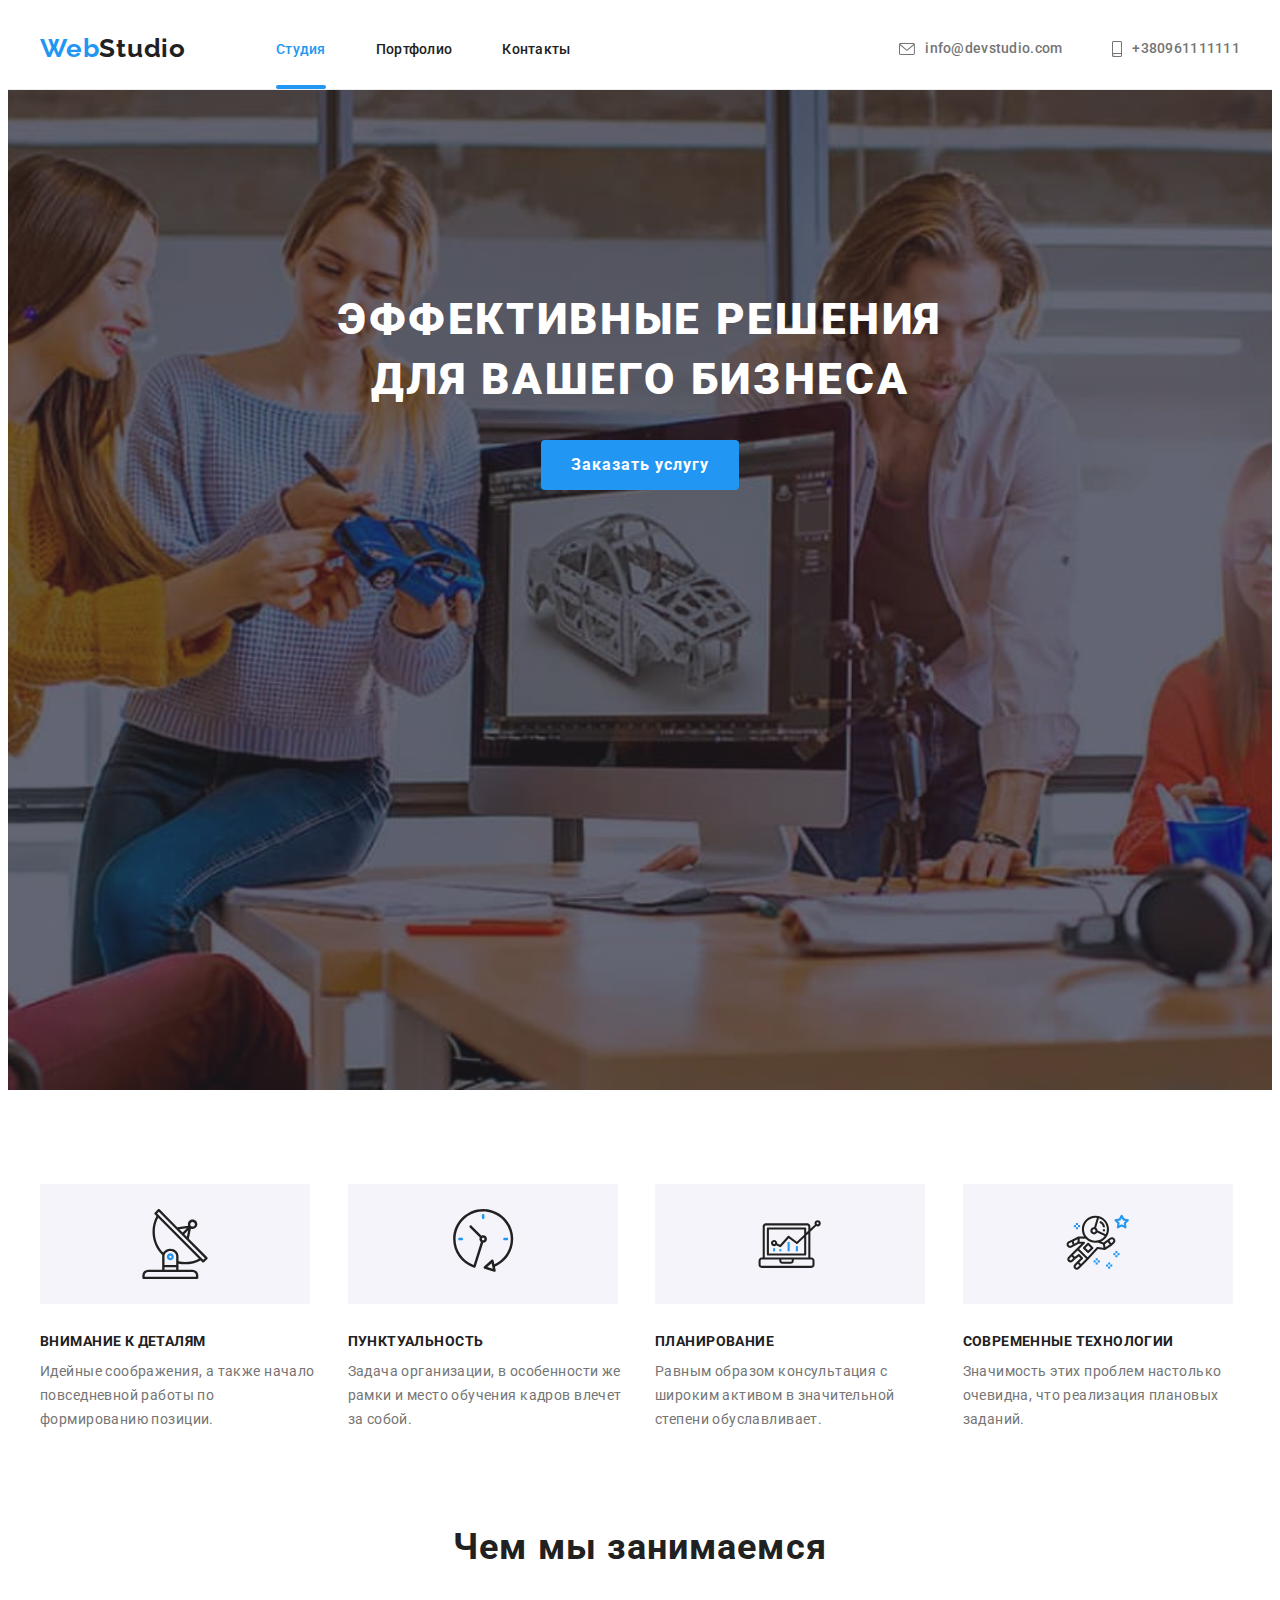
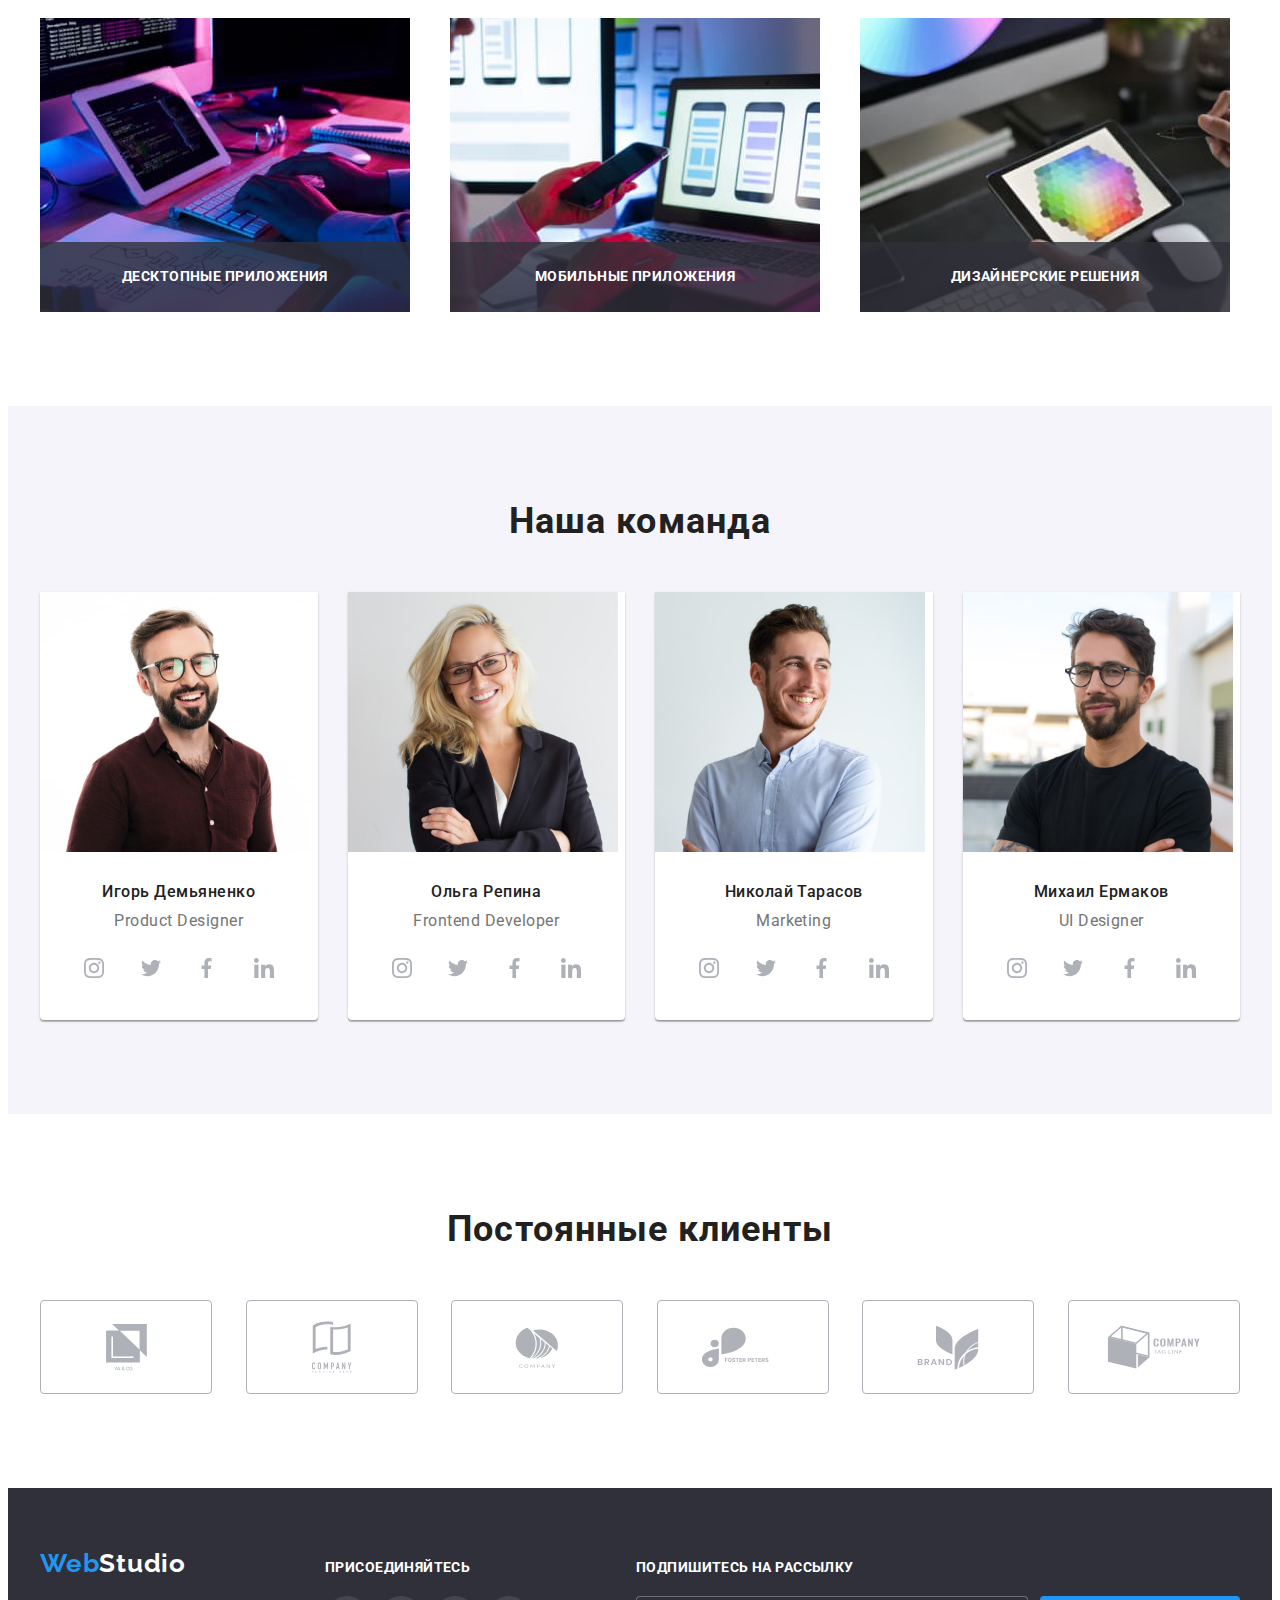
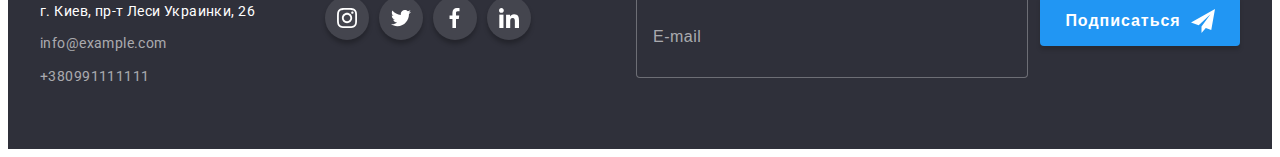
<file: index.html>
<!DOCTYPE html>
<html lang="ru">

<head>
  <meta charset="UTF-8" />
  <meta http-equiv="X-UA-Compatible" content="IE=edge" />
  <meta name="viewport" content="width=device-width, initial-scale=1.0" />
  <title>WebStudio</title>
  <link rel="preconnect" href="https://fonts.gstatic.com" />
  <link href="https://fonts.googleapis.com/css2?family=Raleway:wght@700&family=Roboto:wght@400;500;700;900&display=swap"
    rel="stylesheet" />
  <link rel="stylesheet" href="https://cdnjs.cloudflare.com/ajax/libs/modern-normalize/1.1.0/modern-normalize.min.css"
    integrity="sha512-wpPYUAdjBVSE4KJnH1VR1HeZfpl1ub8YT/NKx4PuQ5NmX2tKuGu6U/JRp5y+Y8XG2tV+wKQpNHVUX03MfMFn9Q=="
    crossorigin="anonymous" referrerpolicy="no-referrer" />
  <link rel="stylesheet" href="https://cdnjs.cloudflare.com/ajax/libs/animate.css/4.1.1/animate.min.css" />
  <link rel="stylesheet" href="./css/style.css" />
</head>

<body>
  <!-- Шапка сайта -->
  <header class="header">
    <div class="container header-container">
      <nav class="navigation">
        <a href="./index.html" class="logo link"> <span class="span-logo">Web</span>Studio</a>
        <ul class="menu">
          <li class="menu-item list"><a class="menu-link current link" href="./index.html">Студия</a></li>
          <li class="menu-item list"><a class="menu-link link" href="./portfolio.html">Портфолио</a></li>
          <li class="menu-item list"><a class="menu-link link" href="">Контакты</a></li>
        </ul>
      </nav>
      <ul class="address-contaiter">
        <li class="address-item list"><a class="mail-link link" href="info@devstudio.com">
            <svg class="mail-icon">
              <use href="./img/sprite.svg#icon-envelope"></use>
            </svg> info@devstudio.com
          </a>
        </li>
        <li class="address-item list">
          <a class="tel-link link" href="tel:+380961111111">
            <svg class="phone-icon">
              <use href="./img/sprite.svg#icon-smartphone"></use>
            </svg> +380961111111</a>
        </li>
      </ul>
    </div>
  </header>
  <main>
    <!--Герой Cекция 1-->
    <section class="hero">
      <div class="container">
        <h1 class="hero-title">Эффективные решения для вашего бизнеса</h1>
        <button class="modal-btn" type="button" data-modal-open>Заказать услугу</button>
      </div>
    </section>
    <!--Преимущества Секция 2-->
    <section class="advantages section">
      <div class="container">
        <h2 class="visually-hidden">Наши преимущества</h2>
        <ul class="advantages-list">
          <li class="advantages-item list">
            <div class="advantages-icon">
              <svg class="advantages-icon-item">
                <use href="./img/sprite.svg#icon-satellite"></use>
              </svg>
            </div>
            <h3 class="advantages-title">Внимание к деталям</h3>
            <p class="advantages-discription">
              Идейные соображения, а также начало повседневной работы по
              формированию позиции.
            </p>
          </li>
          <li class="advantages-item list">
            <div class="advantages-icon">
              <svg class="advantages-icon-item">
                <use href="./img/sprite.svg#icon-clock"></use>
              </svg>
            </div>
            <h3 class="advantages-title">Пунктуальность</h3>
            <p class="advantages-discription">
              Задача организации, в особенности же рамки и место обучения кадров
              влечет за собой.
            </p>
          </li>
          <li class="advantages-item list">
            <div class="advantages-icon">
              <svg class="advantages-icon-item">
                <use href="./img/sprite.svg#icon-diagram"></use>
              </svg>
            </div>
            <h3 class="advantages-title">Планирование</h3>
            <p class="advantages-discription">
              Равным образом консультация с широким активом в значительной
              степени обуславливает.
            </p>
          </li>
          <li class="advantages-item list">
            <div class="advantages-icon">
              <svg class="advantages-icon-item">
                <use href="./img/sprite.svg#icon-astronaut"></use>
              </svg>
            </div>
            <h3 class="advantages-title">Современные технологии</h3>
            <p class="advantages-discription">
              Значимость этих проблем настолько очевидна, что реализация
              плановых заданий.
            </p>
          </li>
        </ul>
      </div>
    </section>
    <!--Чем занимается WebStudio Секция 3-->
    <section class="servise-section section">
      <div class="container">
        <h2 class="section-title">Чем мы занимаемся</h2>
        <ul class="servise-list list">
          <li class="servise-item">
            <div class="servise-img-wrapper">
              <img class="servise-image" src="./img/img1-sec3.jpg" alt="Десктопные приложения" width="370"
                height="294" />
              <div class="servise-h3-wrapper">
                <h3 class="servise-item-title">Десктопные приложения</h3>
              </div>
            </div>
          </li>
          <li class="servise-item">
            <div class="servise-img-wrapper">
              <img class="servise-image" src="./img/img2-sec3.jpg" alt="Разработка мобильных приложения" width="370"
                height="294" />
              <div class="servise-h3-wrapper">
                <h3 class="servise-item-title">Мобильные приложения</h3>
              </div>
            </div>
          </li>
          <li class="servise-item">
            <div class="servise-img-wrapper">
              <img class="servise-image" src="./img/img3-sec3.jpg" alt="Дизайн" width="370" height="294" />
              <div class="servise-h3-wrapper">
                <h3 class="servise-item-title">Дизайнерские решения</h3>
              </div>
            </div>
          </li>
        </ul>
      </div>
    </section>
    <!--Команда Секция 4-->
    <section class="team-section section">
      <div class="container">
        <h2 class="section-title">Наша команда</h2>
        <ul class="team-list list">
          <li class="team-item">
            <img class="mamber-photo" src="./img/img1-sec4.jpg" alt="Фото Игоря Демьяненко" width="270" height="260" />
            <div class="team-item-contant">
              <h3 class="mamber-name">Игорь Демьяненко</h3>
              <p class="mamber-profession" lang="en">Product Designer</p>
              <ul class="social-list list">
                <li class="social-list-item">
                  <a href="" class="social-list-link">
                    <svg class="social-list-icon">
                      <use href="./img/sprite.svg#icon-instagram"></use>
                    </svg>
                  </a>
                </li>
                <li class="social-list-item">
                  <a href="" class="social-list-link">
                    <svg class="social-list-icon">
                      <use href="./img/sprite.svg#icon-twitter"></use>
                    </svg>
                  </a>
                </li>
                <li class="social-list-item">
                  <a href="" class="social-list-link">
                    <svg class="social-list-icon">
                      <use href="./img/sprite.svg#icon-facebook"></use>
                    </svg>
                  </a>
                </li>
                <li class="social-list-item">
                  <a href="" class="social-list-link">
                    <svg class="social-list-icon">
                      <use href="./img/sprite.svg#icon-linkedin"></use>
                    </svg>
                  </a>
                </li>
              </ul>
            </div>
          </li>
          <li class="team-item">
            <img class="mamber-photo" src="./img/img2-sec4.jpg" alt="Фото Ольги Репиной" width="270" height="260" />
            <div class="team-item-contant">
              <h3 class="mamber-name">Ольга Репина</h3>
              <p class="mamber-profession" lang="en">Frontend Developer</p>
              <ul class="social-list list">
                <li class="social-list-item">
                  <a href="" class="social-list-link">
                    <svg class="social-list-icon">
                      <use href="./img/sprite.svg#icon-instagram"></use>
                    </svg>
                  </a>
                </li>
                <li class="social-list-item">
                  <a href="" class="social-list-link">
                    <svg class="social-list-icon">
                      <use href="./img/sprite.svg#icon-twitter"></use>
                    </svg>
                  </a>
                </li>
                <li class="social-list-item">
                  <a href="" class="social-list-link">
                    <svg class="social-list-icon">
                      <use href="./img/sprite.svg#icon-facebook"></use>
                    </svg>
                  </a>
                </li>
                <li class="social-list-item">
                  <a href="" class="social-list-link">
                    <svg class="social-list-icon">
                      <use href="./img/sprite.svg#icon-linkedin"></use>
                    </svg>
                  </a>
                </li>
              </ul>
            </div>
          </li>
          <li class="team-item">
            <img class="mamber-photo" src="./img/img3-sec4.jpg" alt="Фото Николая Тарасова" width="270" height="260" />
            <div class="team-item-contant">
              <h3 class="mamber-name">Николай Тарасов</h3>
              <p class="mamber-profession" lang="en">Marketing</p>
              <ul class="social-list list">
                <li class="social-list-item">
                  <a href="" class="social-list-link">
                    <svg class="social-list-icon">
                      <use href="./img/sprite.svg#icon-instagram"></use>
                    </svg>
                  </a>
                </li>
                <li class="social-list-item">
                  <a href="" class="social-list-link">
                    <svg class="social-list-icon">
                      <use href="./img/sprite.svg#icon-twitter"></use>
                    </svg>
                  </a>
                </li>
                <li class="social-list-item">
                  <a href="" class="social-list-link">
                    <svg class="social-list-icon">
                      <use href="./img/sprite.svg#icon-facebook"></use>
                    </svg>
                  </a>
                </li>
                <li class="social-list-item">
                  <a href="" class="social-list-link">
                    <svg class="social-list-icon">
                      <use href="./img/sprite.svg#icon-linkedin"></use>
                    </svg>
                  </a>
                </li>
              </ul>
            </div>
          </li>
          <li class="team-item">
            <img class="mamber-photo" src="./img/img4-sec4.jpg" alt="Фото Михаила Ермакова" width="270" height="260" />
            <div class="team-item-contant">
              <h3 class="mamber-name">Михаил Ермаков</h3>
              <p class="mamber-profession" lang="en">UI Designer</p>
              <ul class="social-list list">
                <li class="social-list-item">
                  <a href="" class="social-list-link">
                    <svg class="social-list-icon">
                      <use href="./img/sprite.svg#icon-instagram"></use>
                    </svg>
                  </a>
                </li>
                <li class="social-list-item">
                  <a href="" class="social-list-link">
                    <svg class="social-list-icon">
                      <use href="./img/sprite.svg#icon-twitter"></use>
                    </svg>
                  </a>
                </li>
                <li class="social-list-item">
                  <a href="" class="social-list-link">
                    <svg class="social-list-icon">
                      <use href="./img/sprite.svg#icon-facebook"></use>
                    </svg>
                  </a>
                </li>
                <li class="social-list-item">
                  <a href="" class="social-list-link">
                    <svg class="social-list-icon">
                      <use href="./img/sprite.svg#icon-linkedin"></use>
                    </svg>
                  </a>
                </li>
              </ul>
            </div>
          </li>
        </ul>
      </div>
    </section>
    <section class="clients-section section">
      <div class="container">
        <h2 class="section-title">Постоянные клиенты</h2>
        <ul class="clients-list list">
          <li class="clients-item">
            <a class="clients-link" href="">
              <svg class="clients-list-icon" width="41" height="46.7">
                <use href="./img/sprite.svg#icon-yaco"></use>
              </svg>
            </a>
          </li>
          <li class="clients-item">
            <a class="clients-link" href="">
              <svg class="clients-list-icon" width="40" height="52">
                <use href="./img/sprite.svg#icon-tagline-here"></use>
              </svg>
            </a>
          </li>
          <li class="clients-item">
            <a class="clients-link" href="">
              <svg class="clients-list-icon" width="43.46" height="41.18">
                <use href="./img/sprite.svg#icon-company"></use>
              </svg>
            </a>
          </li>
          <li class="clients-item">
            <a class="clients-link" href="">
              <svg class="clients-list-icon" width="84.44" height="40.62">
                <use href="./img/sprite.svg#icon-foster-peters"></use>
              </svg>
            </a>
          </li>
          <li class="clients-item">
            <a class="clients-link" href="">
              <svg class="clients-list-icon" width="62.54" height="45.43">
                <use href="./img/sprite.svg#icon-brand"></use>
              </svg>
            </a>
          </li>
          <li class="clients-item">
            <a class="clients-link" href="">
              <svg class="clients-list-icon" width="93.79" height="43.93">
                <use href="./img/sprite.svg#icon-tagtine"></use>
              </svg>
            </a>
          </li>
        </ul>
      </div>
    </section>
  </main>
  <footer class="footer">
    <div class="container footer-container">
      <div class="fooder-logo-address">
        <a class="logo-footer link" href="./index.html"> <span class="span-logo">Web</span>Studio</a>
        <address class="address">
          <ul class="address-list list">
            <li class="address-item-footer">
              <a class="location link" href="https://goo.gl/maps/w3A9TipmiTjofu6cA" target="_blank"
                rel="noopener noreferrer">г.
                Киев, пр-т Леси Украинки, 26</a>
            </li>
            <li class="address-item-footer"><a class="address-link link" href="info@example.com">info@example.com</a>
            </li>
            <li class="address-item-footer"><a class="address-link link" href="+380991111111">+380991111111</a></li>
          </ul>
        </address>
      </div>
      <div class="footer-social">
        <h3 class="footer-social-list-title">Присоединяйтесь</h3>
        <ul class="footer-social-list list">
          <li class="footer-social-list-item">
            <a href="" class="footer-social-list-link">
              <svg class="footer-social-list-icon">
                <use href="./img/sprite.svg#icon-instagram"></use>
              </svg>
            </a>
          </li>
          <li class="footer-social-list-item">
            <a href="" class="footer-social-list-link">
              <svg class="footer-social-list-icon">
                <use href="./img/sprite.svg#icon-twitter"></use>
              </svg>
            </a>
          </li>
          <li class="footer-social-list-item">
            <a href="" class="footer-social-list-link">
              <svg class="footer-social-list-icon">
                <use href="./img/sprite.svg#icon-facebook"></use>
              </svg>
            </a>
          </li>
          <li class="footer-social-list-item">
            <a href="" class="footer-social-list-link">
              <svg class="footer-social-list-icon">
                <use href="./img/sprite.svg#icon-linkedin"></use>
              </svg>
            </a>
          </li>
        </ul>
      </div>
        <form action="#" class="footer-form">
          <p class="footer-fort-title">Подпишитесь на рассылку</p>
          <div class="footer-form-input-wrapper">
            <input type="email" class="footer-form-input" name="user-mail" placeholder="E-mail" required>
            <button type="submit" class="footer-form-btn">
              Подписаться
              <svg class="footer-form-icon">
                <use href="./img/sprite.svg#icon-footer-form-icon"></use>
              </svg>
            </button>
          </div>
        </form>   
    </div>
  </footer>
  <div class="backdrop is-hidden" data-modal>
    <div class="modal">
      <button type="button" class="close-btn" data-modal-close>
        <svg class="close-icon">
          <use href="./img/sprite.svg#icon-Vector"></use>
        </svg>
      </button>
      <form action="#" class="modal-form">
        <p class="model-form-head">Оставьте свои данные, мы вам перезвоним</p>
        <label class="modal-form-field">
          Имя
          <span class="modal-form-input-wrapper">
            <input type="text" class="modal-form-input" name="user-name" minlength="2" required pattern="[a-zA-Zа-яёА-ЯЁ]+" title="Имя должно содержать символы кирилицы или латиницы">
            <svg class="modal-form-icon">
              <use href="./img/sprite.svg#icon-person"></use>
            </svg>
          </span>
        </label>
        <label class="modal-form-field">
          Телефон
          <span class="modal-form-input-wrapper">
            <input type="tel" class="modal-form-input" name="user-tel" title="096-000-00-00" pattern="[0-9]{3}-[0-9]{3}-[0-9]{2}-[0-9]{2}" required>
            <svg class="modal-form-icon">
              <use href="./img/sprite.svg#icon-phone"></use>
            </svg>
          </span>
        </label>
        <label class="modal-form-field">
          Почта
          <span class="modal-form-input-wrapper">
            <input type="email" class="modal-form-input" name="user-mail" required>
            <svg class="modal-form-icon">
              <use href="./img/sprite.svg#icon-email"></use>
            </svg>
          </span>
        </label>
        <label class="modal-form-field">
          Комментарий
          <textarea name="user-comment" class="modal-form-comment" placeholder="Введите текст"></textarea>
        </label>
        <input type="checkbox" class="modal-form-checkbox visually-hidden" name="check" id="accept">
        <label for="accept" class="modal-form-checkbox-label">Соглашаюсь с рассылкой и принимаю&nbsp; <a href="#"
            class="modal-form-checkbox-label-link">Условия договора</a></label>
        <button type="submit" class="modal-form-btn">Отправить</button>
      </form>
    </div>
  </div>
  <script src="./js/modal.js"></script>
</body>
</html>
</file>
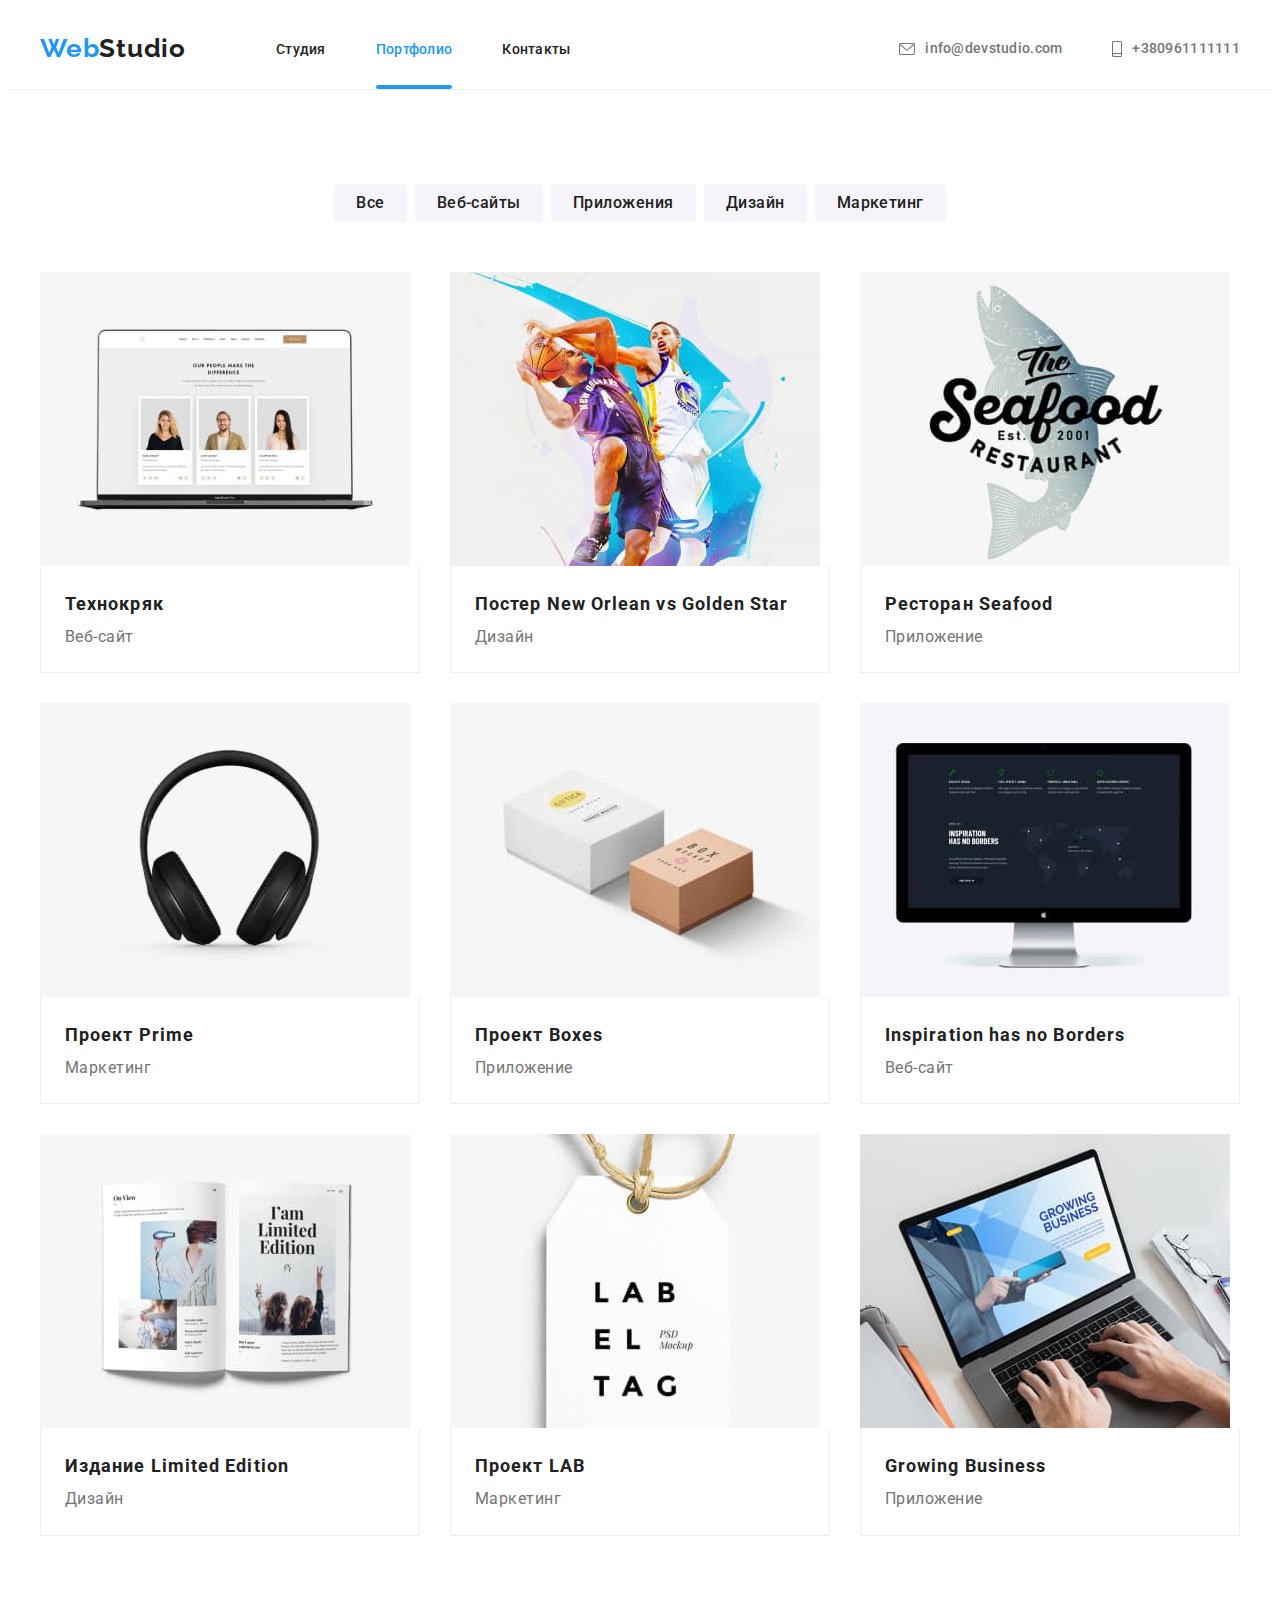
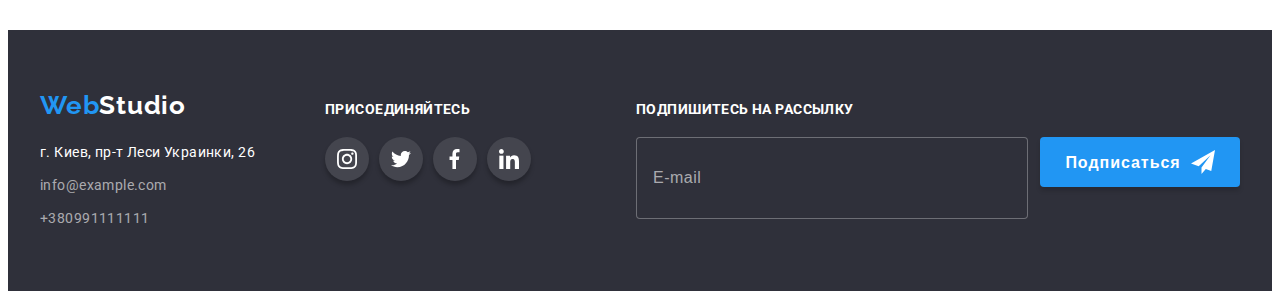
<file: portfolio.html>
<!DOCTYPE html>
<html lang="ru">
<head>
    <meta charset="UTF-8" />
    <meta http-equiv="X-UA-Compatible" content="IE=edge" />
    <meta name="viewport" content="width=device-width, initial-scale=1.0" />
    <title>WebStudio</title>
    <link rel="preconnect" href="https://fonts.gstatic.com" />
    <link
        href="https://fonts.googleapis.com/css2?family=Raleway:wght@700&family=Roboto:wght@400;500;700;900&display=swap"
        rel="stylesheet" />
    <link rel="stylesheet" href="https://cdnjs.cloudflare.com/ajax/libs/modern-normalize/1.1.0/modern-normalize.min.css"
        integrity="sha512-wpPYUAdjBVSE4KJnH1VR1HeZfpl1ub8YT/NKx4PuQ5NmX2tKuGu6U/JRp5y+Y8XG2tV+wKQpNHVUX03MfMFn9Q=="
        crossorigin="anonymous" referrerpolicy="no-referrer" />
    <link rel="stylesheet" href="https://cdnjs.cloudflare.com/ajax/libs/animate.css/4.1.1/animate.min.css" />
    <link rel="stylesheet" href="./css/style.css" />
    
</head>
<body>
    <!--Шапка-->
    <header class="header">
    <div class="container header-container">
        <nav class="navigation">
            <a href="./index.html" class="logo link"> <span class="span-logo">Web</span>Studio</a>
            <ul class="menu">
                <li class="menu-item list"><a class="menu-link link" href="./index.html">Студия</a></li>
                <li class="menu-item list"><a class="menu-link current link" href="./portfolio.html">Портфолио</a></li>
                <li class="menu-item list"><a class="menu-link link" href="">Контакты</a></li>
            </ul>
        </nav>
        <ul class="address-contaiter">
            <li class="address-item list"><a class="mail-link link" href="info@devstudio.com">
                    <svg class="mail-icon">
                        <use href="./img/sprite.svg#icon-envelope"></use>
                    </svg> info@devstudio.com
                </a>
            </li>
            <li class="address-item list">
                <a class="tel-link link" href="tel:+380961111111">
                    <svg class="phone-icon">
                        <use href="./img/sprite.svg#icon-smartphone"></use>
                    </svg> +380961111111</a>
            </li>
        </ul>
    </div>
    </header>
    <main>
        <!--Наши работы-->
        <section class="portfolio section">
            <div class="container portfolio-container">
                <h1 hidden>Наши работы</h1>
                <ul class="filter-list">
                    <li class="filter-item list">
                        <button class="filter-button" type="button">Все</button>
                    </li>
                    <li class="filter-item list">
                        <button class="filter-button" type="button">Веб-сайты</button>
                    </li>
                    <li class="filter-item list">
                        <button class="filter-button" type="button">Приложения</button>
                    </li>
                    <li class="filter-item list">
                        <button class="filter-button" type="button">Дизайн</button>
                    </li>
                    <li class="filter-item list">
                        <button class="filter-button" type="button">Маркетинг</button>
                    </li>
                </ul>
                <ul class="project-list">
                    <li class="project-item list">
                        <a class="project-link link" href="">
                            <div class="project-img-wrapper">
                                <img class="project-image" src="./img/portfolio1.jpg" alt="Технокряк" width="370" height="294">
                                <p class="overlay">Технокряк это современная площадка распространения коронавируса. Компании используют эту платформу
                                    для цифрового
                                    шпионажа и атак на защищённые сервера конкурентов.</p>
                            </div>
                            <div class="project-item-content">
                                <h2 class="project-title">Технокряк</h2>
                                <p class="project-decr">Веб-сайт</p>
                            </div>
                        </a>
                    </li>
                    <li class="project-item list">
                        <a class="project-link link" href="">
                            <div class="project-img-wrapper">
                                <img class="project-image" src="./img/portfolio2.jpg" alt="Постер New Orlean vs Golden Star" width="370" height="294">
                                <p class="overlay">Постер New Orlean vs Golden Star это современная площадка распространения коронавируса. Компании
                                    используют эту платформу
                                    для цифрового
                                    шпионажа и атак на защищённые сервера конкурентов.</p>
                            </div>
                            <div class="project-item-content">
                                <h2 class="project-title">Постер <span lang="en">New Orlean vs Golden Star</span></h2>
                                <p class="project-decr">Дизайн</p>
                            </div>   
                        </a>
                    </li>
                    <li class="project-item list">
                        <a class="project-link link" href="">
                            <div class="project-img-wrapper">
                                <img class="project-image" src="./img/portfolio3.jpg" alt="Ресторан Seafood" width="370" height="294">
                                <p class="overlay">Ресторан Seafood это современная площадка распространения коронавируса. Компании используют эту платформу для цифрового
                                шпионажа и атак на защищённые сервера конкурентов</p>
                            </div>
                            <div class="project-item-content">
                                <h2 class="project-title">Ресторан <span lang="en">Seafood</span></h2>
                                <p class="project-decr">Приложение</p>
                            </div>
                        </a>
                    </li>
                    <li class="project-item list">
                        <a class="project-link link" href="">
                            <div class="project-img-wrapper">
                                <img class="project-image" src="./img/portfolio4.jpg" alt="Проект Prime" width="370" height="294">
                                <p class="overlay">Проект Prime это современная площадка распространения коронавируса. Компании используют эту платформу для цифрового
                                шпионажа и атак на защищённые сервера конкурентов.</p>
                            </div>
                            <div class="project-item-content">
                                <h2 class="project-title">Проект <span lang="en">Prime</span></h2>
                                <p class="project-decr">Маркетинг</p>
                            </div>
                        </a>
                    </li>
                    <li class="project-item list">
                        <a class="project-link link" href="">
                            <div class="project-img-wrapper">
                                <img class="project-image" src="./img/portfolio5.jpg" alt="Проект Boxes" width="370" height="294">
                                <p class="overlay">Проект Boxes это современная площадка распространения коронавируса. Компании используют эту платформу для цифрового
                                шпионажа и атак на защищённые сервера конкурентов.</p>
                            </div>
                            <div class="project-item-content">
                                <h2 class="project-title">Проект <span lang="en">Boxes</span></h2>
                                <p class="project-decr">Приложение</p>
                            </div>
                        </a>
                    </li>
                    <li class="project-item list">
                        <a class="project-link link" href="">
                            <div class="project-img-wrapper">
                                <img class="project-image" src="./img/portfolio6.jpg" alt="Inspiration has no Borders" width="370" height="294">
                                <p class="overlay">Inspiration has no Borders это современная площадка распространения коронавируса. Компании используют эту платформу для цифрового
                                шпионажа и атак на защищённые сервера конкурентов.</p>
                            </div>
                            <div class="project-item-content">
                                <h2 class="project-title" lang="en">Inspiration has no Borders</h2>
                                <p class="project-decr">Веб-сайт</p>
                            </div>      
                        </a>
                    </li>
                    <li class="project-item list">
                        <a class="project-link link" href="">
                            <div class="project-img-wrapper">
                                <img class="project-image" src="./img/portfolio7.jpg" alt="Издание Limited Edition" width="370" height="294">
                                <p class="overlay">Издание Limited Edition это современная площадка распространения коронавируса. Компании используют эту платформу для цифрового
                                шпионажа и атак на защищённые сервера конкурентов</p>
                            </div>
                            <div class="project-item-content">
                                <h2 class="project-title">Издание <span lang="en">Limited Edition</span></h2>
                                <p class="project-decr">Дизайн</p>
                            </div>    
                        </a>
                    </li>
                    <li class="project-item list">
                        <a class="project-link link" href="">
                            <div class="project-img-wrapper">
                                <img class="project-image" src="./img/portfolio8.jpg" alt="Проект LAB" width="370" height="294">
                                <p class="overlay">Проект LAB это современная площадка распространения коронавируса. Компании используют эту платформу для цифрового
                                шпионажа и атак на защищённые сервера конкурентов.</p>
                            </div>
                            <div class="project-item-content">
                                <h2 class="project-title">Проект <span lang="en">LAB</span></h2>
                                <p class="project-decr">Маркетинг</p>
                            </div>
                        </a>
                    </li>
                    <li class="project-item list">
                        <a class="project-link link" href="">
                            <div class="project-img-wrapper">
                                <img class="project-image" src="./img/portfolio9.jpg" alt="Growing Business" width="370" height="294">
                                <p class="overlay">Growing Business это современная площадка распространения коронавируса. Компании используют эту платформу для цифрового
                                шпионажа и атак на защищённые сервера конкурентов.</p>
                            </div>
                            <div class="project-item-content">
                                <h2 class="project-title" lang="en">Growing Business</h2>
                                <p class="project-decr">Приложение</p>
                            </div>
                        </a>
                    </li>
                </ul>
            </div>
        </section>
    </main>
    <footer class="footer">
        <div class="container footer-container">
            <div class="fooder-logo-address">
                <a class="logo-footer link" href="./index.html"> <span class="span-logo">Web</span>Studio</a>
                <address class="address">
                    <ul class="address-list list">
                        <li class="address-item-footer">
                            <a class="location link" href="https://goo.gl/maps/w3A9TipmiTjofu6cA" target="_blank"
                                rel="noopener noreferrer">г.
                                Киев, пр-т Леси Украинки, 26</a>
                        </li>
                        <li class="address-item-footer"><a class="address-link link"
                                href="info@example.com">info@example.com</a></li>
                        <li class="address-item-footer"><a class="address-link link" href="+380991111111">+380991111111</a>
                        </li>
                    </ul>
                </address>
            </div>
            <div class="footer-social">
                <h3 class="footer-social-list-title">Присоединяйтесь</h3>
                <ul class="footer-social-list list">
                    <li class="footer-social-list-item">
                        <a href="" class="footer-social-list-link">
                            <svg class="footer-social-list-icon">
                                <use href="./img/sprite.svg#icon-instagram"></use>
                            </svg>
                        </a>
                    </li>
                    <li class="footer-social-list-item">
                        <a href="" class="footer-social-list-link">
                            <svg class="footer-social-list-icon">
                                <use href="./img/sprite.svg#icon-twitter"></use>
                            </svg>
                        </a>
                    </li>
                    <li class="footer-social-list-item">
                        <a href="" class="footer-social-list-link">
                            <svg class="footer-social-list-icon">
                                <use href="./img/sprite.svg#icon-facebook"></use>
                            </svg>
                        </a>
                    </li>
                    <li class="footer-social-list-item">
                        <a href="" class="footer-social-list-link">
                            <svg class="footer-social-list-icon">
                                <use href="./img/sprite.svg#icon-linkedin"></use>
                            </svg>
                        </a>
                    </li>
                </ul>
            </div>
            <form action="#" class="footer-form">
                <p class="footer-fort-title">Подпишитесь на рассылку</p>
                <div class="footer-form-input-wrapper">
                    <input type="email" class="footer-form-input" name="user-mail" placeholder="E-mail" required>
                    <button type="submit" class="footer-form-btn">
                        Подписаться
                        <svg class="footer-form-icon">
                            <use href="./img/sprite.svg#icon-footer-form-icon"></use>
                        </svg>
                    </button>
                </div>
            </form>
        </div>
    </footer>
    </body>
    </html>
</file>
<file: css/style.css>
:root {
  --ptimary-text-color: #757575;
  --title-text-color: #212121;
  --accent-color: #2196f3;
  --primary-white-color: #ffffff;
  --main-font: Roboto, sans-serif;
  --dark-grey-background-color: #2f303a;
  --light-grey-background-color: #f5f4fa;
  --rgba-grey-color: rgba(255, 255, 255, 0.6);
  --list-gap: 30px;
}

.link {
  text-decoration: none;
}

.list {
  margin: 0;
  padding: 0;
  list-style: none;
}

h1,
h2,
h3,
h4,
h5,
h6,
p {
  margin-top: 0px;
  margin-bottom: 0px;
}

ul,
ol {
  margin-top: 0px;
  margin-bottom: 0px;
  padding-left: 0px;
}

img {
  display: block;
}

body {
  color: var(--ptimary-text-color);
  background-color: var(--primary-white-color);
  font-family: var(--main-font);
}
/* ====COMPONENTS==== */
.container {
  width: 1200px;
  margin: 0 auto;
  padding-left: 15px;
  padding-right: 15px;
}

.section {
  padding-top: 94px;
  padding-bottom: 94px;
}

.section-title {
  color: var(--title-text-color);
  font-weight: 700;
  font-size: 36px;
  line-height: 1.17;
  letter-spacing: 0.03em;
  margin-bottom: 50px;
  text-align: center;
}

.visually-hidden {
  position: absolute !important;
  clip: rect(1px 1px 1px 1px); /* IE6, IE7 */
  clip: rect(1px, 1px, 1px, 1px);
  padding: 0 !important;
  border: 0 !important;
  height: 1px !important;
  width: 1px !important;
  overflow: hidden;
}

/*====Header====*/
.header {
  padding-top: 25px;
  padding-bottom: 25px;
  border-bottom: 1px solid #ececec;
}

.header-container {
  display: flex;
  align-items: center;
  justify-content: space-between;
}

.navigation {
  display: flex;
  align-items: center;
}

.menu {
  display: flex;
  align-items: center;
}
.menu-item:not(:last-child) {
  margin-right: 50px;
}

.address-contaiter {
  display: flex;
  align-items: center;
}

.address-item:not(:last-child) {
  margin-right: 50px;
}

.logo {
  color: var(--title-text-color);
  font-family: Raleway, sans-serif;
  font-weight: 700;
  font-size: 26px;
  line-height: 1.2;
  letter-spacing: 0.03em;
  margin-right: 90px;
}

.span-logo {
  color: var(--accent-color);
}

.menu-link {
  position: relative;
  color: var(--title-text-color);
  font-weight: 500;
  font-size: 14px;
  line-height: 1.14;
  letter-spacing: 0.02em;
  transition: color 250ms cubic-bezier(0.4, 0, 0.2, 1);
}

.menu-link.current {
  color: var(--accent-color);
}

.menu-item .current::after {
  position: absolute;
  bottom: -32px;
  width: 100%;
  height: 4px;
  border-radius: 2px;
  display: block;
  content: '';
  background-color: var(--accent-color);
}

.menu-link:hover,
.menu-link:focus {
  color: var(--accent-color);
  transition: color 250ms cubic-bezier(0.4, 0, 0.2, 1);
}

.mail-link {
  display: flex;
  align-items: center;
  color: var(--ptimary-text-color);
  font-weight: 500;
  font-size: 14px;
  line-height: 1.14;
  letter-spacing: 0.02em;
  transition: color 250ms cubic-bezier(0.4, 0, 0.2, 1);
}

.tel-link {
  display: flex;
  align-items: center;
  color: var(--ptimary-text-color);
  font-weight: 500;
  font-size: 14px;
  line-height: 1.14;
  letter-spacing: 0.02em;
  transition: color 250ms cubic-bezier(0.4, 0, 0.2, 1);
}

.mail-link:hover,
.mail-link:focus {
  color: var(--accent-color);
  transition: color 250ms cubic-bezier(0.4, 0, 0.2, 1);
}

.tel-link:hover,
.tel-link:focus {
  color: var(--accent-color);
  transition: color 250ms cubic-bezier(0.4, 0, 0.2, 1);
}

.phone-icon {
  width: 10px;
  height: 16px;
  margin-right: 10px;
  fill: currentColor;
  transition: fill 250ms cubic-bezier(0.4, 0, 0.2, 1);
}

.mail-icon {
  width: 16px;
  height: 12px;
  margin-right: 10px;
  fill: currentColor;
  transition: fill 250ms cubic-bezier(0.4, 0, 0.2, 1);
}

.phone-icon:hover,
.phone-icon:focus {
  fill: var(--accent-color);
  transition: fill 250ms cubic-bezier(0.4, 0, 0.2, 1);
}

/* ====END Header==== */

/*====Hero====*/
.hero {
  max-width: 1600px;
  height: 600px;
  background-image: linear-gradient(rgba(47, 48, 58, 0.4), rgba(47, 48, 58, 0.4)),
    url('../img/hero-bg.jpg');
  background-repeat: no-repeat;
  background-size: cover;
  background-position: center;
  background-color: var(--dark-grey-background-color);
  text-align: center;
  padding-top: 200px;
  padding-bottom: 200px;
  margin-left: auto;
  margin-right: auto;
}

.hero-title {
  color: var(--primary-white-color);
  font-weight: 900;
  font-size: 44px;
  line-height: 1.36;
  letter-spacing: 0.06em;
  text-transform: uppercase;
  max-width: 696px;
  margin: 0 auto;
  margin-bottom: 30px;
}

.modal-btn {
  font-weight: 700;
  font-size: 16px;
  line-height: 1.88;
  letter-spacing: 0.06em;
  background-color: var(--accent-color);
  color: var(--primary-white-color);
  cursor: pointer;
  font-family: inherit;
  text-align: center;
  border: none;
  border-radius: 4px;
  padding: 10px 30px;
  transition: background-color 250ms cubic-bezier(0.4, 0, 0.2, 1),
    color 250ms cubic-bezier(0.4, 0, 0.2, 1);
}

.modal-btn:hover,
.modal-btn:focus {
  background-color: var(--accent-color);
  color: var(--primary-white-color);
  transition: background-color 250ms cubic-bezier(0.4, 0, 0.2, 1),
    color 250ms cubic-bezier(0.4, 0, 0.2, 1);
}
/* ====End Hero====*/

/* ====Advantages section==== */

.advantages-icon {
  display: flex;
  justify-content: center;
  align-items: center;
  width: 270px;
  height: 120px;
  background-color: #f5f4fa;
  margin-bottom: 30px;
}

.advantages-icon-item {
  width: 70px;
  height: 70px;
}

.advantages-list {
  display: flex;
  flex-wrap: wrap;
  margin-left: calc(-1 * var(--list-gap));
  margin-top: calc(-1 * var(--list-gap));
}

.advantages-item {
  margin-left: var(--list-gap);
  margin-top: var(--list-gap);
  flex-basis: calc((100% - 4 * var(--list-gap)) / 4);
}

.advantages-title {
  font-weight: 700;
  font-size: 14px;
  line-height: 1.14;
  letter-spacing: 0.03em;
  color: var(--title-text-color);
  text-transform: uppercase;
  margin-bottom: 10px;
}

.advantages-discription {
  font-weight: 400;
  font-size: 14px;
  line-height: 1.71;
  letter-spacing: 0.03em;
  color: var(--ptimary-text-color);
}
/* ====End Advantages section==== */

/* ====Servise section==== */
.servise-section {
  padding-top: 0px;
}
.servise-list {
  display: flex;
  flex-wrap: wrap;
  margin-left: -30px;
  margin-top: -30px;
}

.servise-item {
  margin-left: 30px;
  margin-top: 30px;
  flex-basis: calc((100% - 90px) / 3);
}
.servise-img-wrapper {
  position: relative;
}

.servise-h3-wrapper {
  position: absolute;
  bottom: 0px;
  left: 0px;
  display: flex;
  justify-content: center;
  align-items: center;
  width: 370px;
  height: 70px;
  background-color: rgba(47, 48, 58, 0.8);
}

.servise-item-title {
  font-weight: 700;
  font-size: 14px;
  line-height: 1.14;
  letter-spacing: 0.03em;
  color: var(--primary-white-color);
  text-transform: uppercase;
}

/* ====End Servise section==== */

/* ====Team section===== */
.team-list {
  display: flex;
  flex-wrap: wrap;
  margin-left: calc(-1 * var(--list-gap));
  margin-top: calc(-1 * var(--list-gap));
}

.team-item {
  background-color: var(--primary-white-color);
  display: block;
  margin-left: var(--list-gap);
  margin-top: var(--list-gap);
  flex-basis: calc((100% - 4 * var(--list-gap)) / 4);
  text-align: center;
  border-radius: 0px 0px 4px 4px;
  box-shadow: 0px 1px 3px rgba(0, 0, 0, 0.12), 0px 1px 1px rgba(0, 0, 0, 0.14),
    0px 2px 1px rgba(0, 0, 0, 0.2);
}

.team-section {
  background-color: var(--light-grey-background-color);
  padding-bottom: 94px;
}

.social-list {
  display: flex;
  justify-content: space-between;
}

.team-item-contant {
  padding-top: 30px;
  padding-bottom: 30px;
  padding-right: 32px;
  padding-left: 32px;
}

.social-list-link {
  display: flex;
  justify-content: center;
  align-items: center;
  width: 44px;
  height: 44px;
  border-radius: 50%;
  fill: #afb1b8;
  transition: background-color 250ms cubic-bezier(0.4, 0, 0.2, 1),
    fill 250ms cubic-bezier(0.4, 0, 0.2, 1);
}

.social-list-link:hover,
.social-list-link:focus {
  background-color: var(--accent-color);
  fill: #ffffff;
  transition: background-color 250ms cubic-bezier(0.4, 0, 0.2, 1),
    fill 250ms cubic-bezier(0.4, 0, 0.2, 1);
}

.social-list-icon {
  width: 20px;
  height: 20px;
}

.mamber-name {
  font-weight: 500;
  font-size: 16px;
  line-height: 1.19;
  letter-spacing: 0.03em;
  color: var(--title-text-color);
  margin-bottom: 10px;
}

.mamber-profession {
  font-weight: 400;
  font-size: 16px;
  line-height: 1.19;
  letter-spacing: 0.03em;
  margin-bottom: 16px;
}
/*====End Team section====*/

/*====Clients====*/
.clients-list {
  display: flex;
  justify-content: space-between;
}

.clients-link {
  display: flex;
  justify-content: center;
  align-items: center;
  border: 1px solid rgba(175, 177, 184, 1);
  width: 170px;
  height: 92px;
  border-radius: 4px;
  fill: #afb1b8;
  transition: border 250ms cubic-bezier(0.4, 0, 0.2, 1), fill 250ms cubic-bezier(0.4, 0, 0.2, 1);
}

.clients-link:focus,
.clients-link:hover {
  border: 1px solid var(--accent-color);
  fill: var(--accent-color);
  transition: border 250ms cubic-bezier(0.4, 0, 0.2, 1), fill 250ms cubic-bezier(0.4, 0, 0.2, 1);
}

/*====END Clients====*/

/* ====Footer==== */
.footer {
  background-color: var(--dark-grey-background-color);
  padding-top: 60px;
  padding-bottom: 60px;
  margin-right: auto;
}

.logo-footer {
  display: block;
  color: var(--primary-white-color);
  font-family: Raleway, sans-serif;
  font-weight: 700;
  font-size: 26px;
  line-height: 1.2;
  letter-spacing: 0.03em;
  margin-bottom: 20px;
}

.span-logo {
  color: var(--accent-color);
}

.address-link {
  color: var(--rgba-grey-color);
  font-style: normal;
  font-weight: 400;
  font-size: 14px;
  line-height: 1.71;
  letter-spacing: 0.03em;
}

.address-item-footer:not(:last-child) {
  margin-bottom: 9px;
}

.location {
  color: var(--primary-white-color);
  font-style: normal;
  font-weight: 400;
  font-size: 14px;
  line-height: 1.71;
  letter-spacing: 0.03em;
  margin-bottom: 9px;
}

.footer-social-list-title {
  font-weight: 700;
  font-size: 14px;
  line-height: 1.14;
  letter-spacing: 0.03em;
  color: var(--primary-white-color);
  text-transform: uppercase;
  margin-bottom: 20px;
}

.footer-container {
  display: flex;
  align-items: baseline;
}

.footer-social-list-icon {
  width: 20px;
  height: 20px;
}
.fooder-logo-address {
  display: flex;
  flex-direction: column;
}
.footer-social {
  display: flex;
  flex-direction: column;
  margin-left: 70px;
}
.footer-social-list {
  display: flex;
  align-items: center;
  justify-content: flex-start;
}

.footer-social-list-item:not(:last-child) {
  margin-right: 10px;
}

.footer-social-list-link {
  display: flex;
  justify-content: center;
  align-items: center;
  width: 44px;
  height: 44px;
  border-radius: 50%;
  fill: #ffffff;
  box-shadow: 0px 4px 4px 0px rgba(0, 0, 0, 0.25);
  background-color: #44454e;
  transition: background-color 250ms cubic-bezier(0.4, 0, 0.2, 1),
    fill 250ms cubic-bezier(0.4, 0, 0.2, 1);
}

.footer-social-list-link:hover,
.footer-social-list-link:focus {
  background-color: var(--accent-color);
  fill: #ffffff;
  transition: background-color 250ms cubic-bezier(0.4, 0, 0.2, 1),
    fill 250ms cubic-bezier(0.4, 0, 0.2, 1);
}
.footer-form {
  display: flex;
  flex-direction: column;
  margin-left: auto;
}

.footer-fort-title {
  font-weight: 700;
  font-size: 14px;
  line-height: 1.14;
  letter-spacing: 0.03em;
  color: var(--primary-white-color);
  text-transform: uppercase;
  margin-bottom: 20px;
}
.footer-form-input-wrapper {
  display: flex;
}
.footer-form-input {
  margin-right: 12px;
  width: 358px;
  height: 50px;
  border: 1px solid rgba(255, 255, 255, 0.3);
  color: rgba(255, 255, 255, 0.6);
  border-radius: 4px;
  background-color: var(--dark-grey-background-color);
  padding: 15px 16px;
  transition: border-color 250ms cubic-bezier(0.4, 0, 0.2, 1),
    drop-shadow 250ms cubic-bezier(0.4, 0, 0.2, 1);
}

.footer-form-input:focus,
.footer-form-input:hover {
  outline: none;
  border-color: var(--accent-color);
  filter: drop-shadow(0px 4px 4px rgba(0, 0, 0, 0.15));
}

.footer-form-input::placeholder {
  color: rgba(255, 255, 255, 0.6);
  font-size: 16px;
  font-style: normal;
  font-weight: normal;
  line-height: 1.25;
  letter-spacing: 0.03em;
}

.footer-form-btn {
  display: flex;
  justify-content: center;
  align-items: center;
  margin-right: auto;
  width: 200px;
  height: 50px;
  background-color: var(--accent-color);
  color: var(--primary-white-color);
  font-size: 16px;
  font-style: normal;
  font-weight: bold;
  line-height: 1.86px;
  letter-spacing: 0.06em;
  text-align: center;
  border: var(--accent-color);
  cursor: pointer;
  border-radius: 4px;
  box-shadow: 0px 4px 4px 0px rgba(0, 0, 0, 0.15);
  transition: background-color 250ms cubic-bezier(0.4, 0, 0.2, 1),
    box-shadow 250ms cubic-bezier(0.4, 0, 0.2, 1), color 250ms cubic-bezier(0.4, 0, 0.2, 1);
}

.footer-form-btn:focus,
.footer-form-btn:hover {
  background-color: var(--accent-color);
  color: var(--primary-white-color);
}

.footer-form-icon {
  width: 24px;
  height: 24px;
  fill: var(--primary-white-color);
  margin-left: 10px;
}
/* ====End Footer==== */

/* Portfolio */
/*====Portfolio section==== */
.filter-list {
  display: flex;
  justify-content: center;
  margin-bottom: 50px;
}

.filter-button {
  color: var(--title-text-color);
  background-color: var(--light-grey-background-color);
  font-family: inherit;
  font-weight: 500;
  font-size: 16px;
  line-height: 1.63;
  letter-spacing: 0.03em;
  text-align: center;
  cursor: pointer;
  padding: 6px 22px;
  border: none;
  border-radius: 4px;
  transition: color 250ms cubic-bezier(0.4, 0, 0.2, 1),
    background-color 250ms cubic-bezier(0.4, 0, 0.2, 1),
    box-shadow 250ms cubic-bezier(0.4, 0, 0.2, 1);
}

.filter-item:not(:last-child) {
  margin-right: 8px;
}

.filter-button:hover,
.filter-button:focus {
  color: var(--primary-white-color);
  background-color: var(--accent-color);
  box-shadow: 0px 4px 4px 0px rgba(0, 0, 0, 0.25);
  transition: color 250ms cubic-bezier(0.4, 0, 0.2, 1),
    background-color 250ms cubic-bezier(0.4, 0, 0.2, 1),
    box-shadow 250ms cubic-bezier(0.4, 0, 0.2, 1);
}

.project-list {
  display: flex;
  flex-wrap: wrap;
  text-align: left;
  margin-left: calc(-1 * var(--list-gap));
  margin-top: calc(-1 * var(--list-gap));
}

.project-item {
  margin-left: var(--list-gap);
  margin-top: var(--list-gap);
  flex-basis: calc((100% - 3 * var(--list-gap)) / 3);
  background-color: var(--primary-white-color);
}

.project-link {
  display: block;
  transition: box-shadow 250ms cubic-bezier(0.4, 0, 0.2, 1);
}

.project-link:focus,
.project-link:hover {
  box-shadow: 0px 4px 4px 0px rgba(0, 0, 0, 0.25);
  transition: box-shadow 250ms cubic-bezier(0.4, 0, 0.2, 1);
}

.project-item-content {
  padding: 20px 24px;
  border-right: 1px solid #eeeeee;
  border-bottom: 1px solid #eeeeee;
  border-left: 1px solid #eeeeee;
}

.project-title {
  color: var(--title-text-color);
  font-weight: 700;
  font-size: 18px;
  line-height: 2;
  letter-spacing: 0.06em;
}

.project-decr {
  color: var(--ptimary-text-color);
  font-weight: 400;
  font-size: 16px;
  line-height: 1.88;
  letter-spacing: 0.03em;
}
.project-img-wrapper {
  position: relative;
  overflow: hidden;
}

.overlay {
  position: absolute;
  top: 0;
  left: 0;
  width: 100%;
  height: 100%;
  color: var(--primary-white-color);
  background-color: rgba(33, 150, 243, 0.9);
  font-weight: 400;
  font-size: 18px;
  line-height: 1.6;
  letter-spacing: 0.03em;
  padding: 63px 24px;
  overflow: auto;
  transform: translateY(100%);
  transition: transform 250ms cubic-bezier(0.4, 0, 0.2, 1);
}
.project-link:hover .overlay,
.project-link:focus .overlay {
  transform: translateY(0%);
}
/*====End Portfolio section==== */
/* ====Modal==== */
.backdrop {
  position: fixed;
  top: 0;
  left: 0;
  width: 100vw;
  height: 100vh;
  background-color: rgba(0, 0, 0, 0.1);
  transition: opacity 250ms cubic-bezier(0.4, 0, 0.2, 1),
    visibility 250ms cubic-bezier(0.4, 0, 0.2, 1);
}
.modal {
  position: absolute;
  left: 50%;
  top: 50%;
  transform: translate(-50%, -50%);
  width: 528px;
  height: 581px;
  background-color: #ffffff;
  padding: 40px;
  box-shadow: 0px 1px 3px rgba(0, 0, 0, 0.12), 0px 1px 1px rgba(0, 0, 0, 0.14),
    0px 2px 1px rgba(0, 0, 0, 0.2);
}
.close-btn {
  width: 30px;
  height: 30px;
  border-radius: 50%;
  border: 1px solid rgba(0, 0, 0, 0.1);
  background: transparent;
  cursor: pointer;
  position: absolute;
  top: 8px;
  right: 8px;
  padding: 0;
  transition: fill 250ms cubic-bezier(0.4, 0, 0.2, 1);
}

.close-btn:hover,
.close-btn:focus {
  fill: var(--accent-color);
}

.close-icon {
  width: 11px;
  height: 11px;
}

.is-hidden {
  opacity: 0;
  visibility: hidden;
  pointer-events: none;
}

.modal-form {
  display: flex;
  flex-direction: column;
}

.model-form-head {
  font-weight: bold;
  font-size: 20px;
  line-height: 1.17;
  letter-spacing: 0.03em;
  color: var(--title-text-color);
  text-align: center;
  margin-bottom: 12px;
}

.modal-form-field {
  font-weight: normal;
  font-size: 12px;
  line-height: 1.17;
  letter-spacing: 0.01em;
  margin-bottom: 10px;
}
.modal-form-input-wrapper {
  display: block;
  position: relative;
  margin-top: 4px;
}
.modal-form-input {
  width: 100%;
  height: 40px;
  border: 1px solid rgba(33, 33, 33, 0.2);
  border-radius: 4px;
  padding-left: 42px;
  transition: border 250ms cubic-bezier(0.4, 0, 0.2, 1);
}
.modal-form-input:focus {
  border-color: var(--accent-color);
  outline: none;
}

.modal-form-icon {
  display: block;
  top: 50%;
  transform: translateY(-50%);
  left: 12px;
  width: 18px;
  height: 18px;
  position: absolute;
  transition: fill 250ms cubic-bezier(0.4, 0, 0.2, 1);
}

.modal-form-input:focus + .modal-form-icon {
  fill: var(--accent-color);
}

.modal-form-comment {
  width: 100%;
  height: 120px;
  margin-top: 4px;
  border: 1px solid rgba(33, 33, 33, 0.2);
  border-radius: 4px;
  padding: 12px 16px;
  resize: none;
  transition: border-color 250ms cubic-bezier(0.4, 0, 0.2, 1);
}

.modal-form-comment:focus {
  border-color: var(--accent-color);
  outline: none;
}

.modal-form-comment::placeholder {
  color: rgba(117, 117, 117, 0.5);
}

.modal-form-checkbox:checked + .modal-form-checkbox-label::before {
  background-image: url(../img/iconcheckbox.svg);
  background-color: var(--accent-color);
  background-repeat: no-repeat;
  background-position: center;
  border-color: transparent;
}

.modal-form-checkbox:focus + .modal-form-checkbox-label::before {
  border: 2px solid var(--accent-color);
}

.modal-form-checkbox-label::before {
  content: '';
  display: flex;
  align-items: center;
  width: 16px;
  height: 15px;
  border: 2px solid var(--title-text-color);
  border-radius: 2px;
  margin-right: 8px;
  cursor: pointer;
  transition: border-color 250ms cubic-bezier(0.4, 0, 0.2, 1);
}

.modal-form-checkbox-label {
  display: flex;
  align-items: center;
  font-size: 14px;
  font-weight: normal;
  line-height: 1.71;
  letter-spacing: 0.03em;
  color: var(--ptimary-text-color);
  margin-bottom: 30px;
}

.modal-form-checkbox-label-link {
  color: var(--accent-color);
}

.modal-form-btn {
  display: block;
  align-self: center;
  font-weight: bold;
  font-size: 16px;
  line-height: 1.88;
  letter-spacing: 0.06em;
  background-color: var(--accent-color);
  color: rgba(255, 255, 255, 1);
  cursor: pointer;
  font-family: inherit;
  text-align: center;
  border: none;
  border-radius: 4px;
  padding-top: 10px;
  padding-bottom: 10px;
  width: 200px;
  box-shadow: 0px 4px 4px 0px rgba(0, 0, 0, 0.15);
  transition: background-color 250ms cubic-bezier(0.4, 0, 0.2, 1);
}

.modal-form-btn:hover,
.modal-form-btn:focus {
  background-color: #188ce8;
}
</file>
